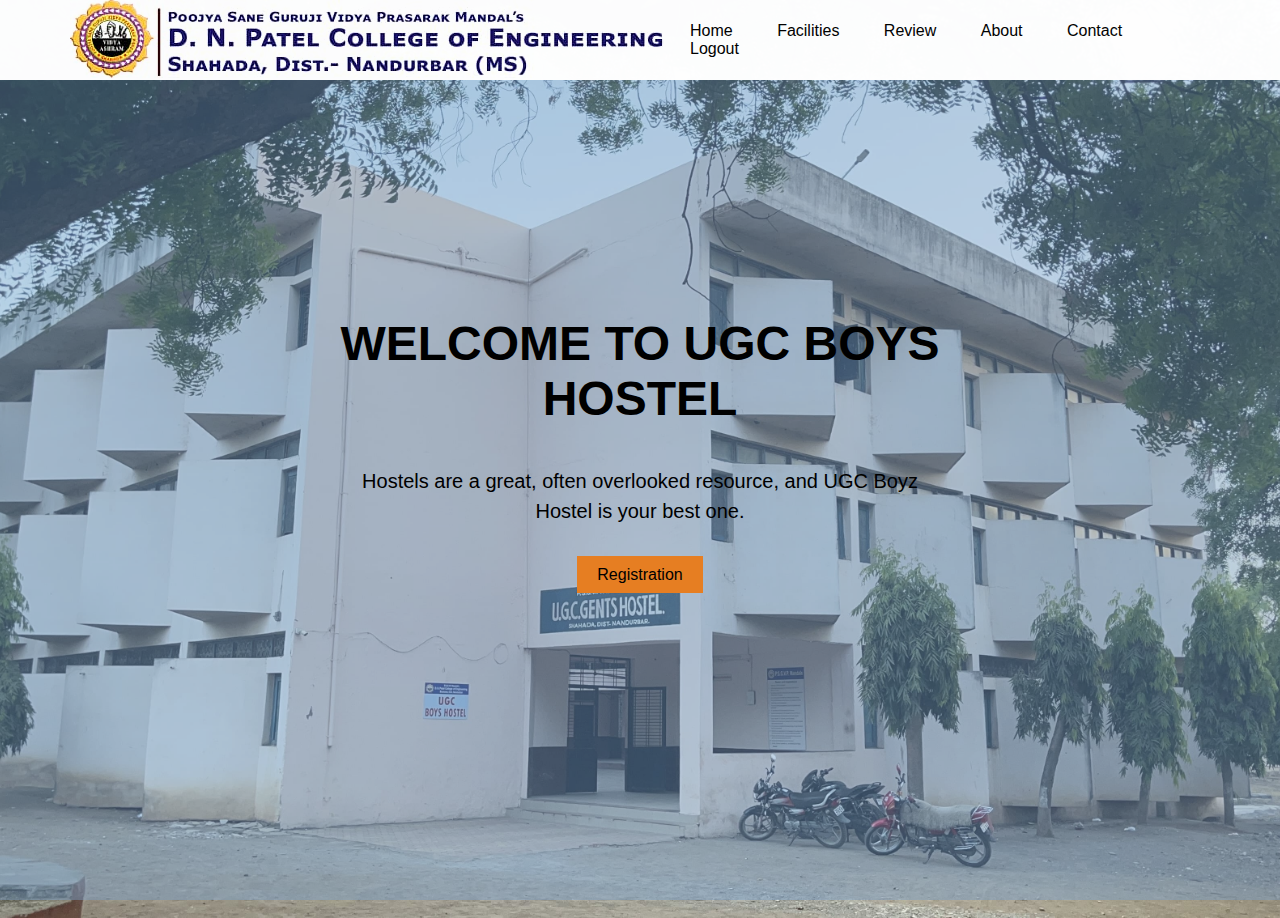
<file: index.html>
<!DOCTYPE html>
<html>
  <head>
    <title>Home page</title>
    <link rel="stylesheet" type="text/css" href="index.css" />
  </head>
  <body>
    <header>
      <nav class="nav2">
        <div>
          <img src="clglogo2.png" />
        </div>

        <div class="menu">
          <a id="anchor" href="homepage.html">Home</a>
          <a id="anchor" href="facilities.html">Facilities</a>
          <a id="anchor" href="review.html">Review</a>
          <a id="anchor" href="about2.html">About </a>
          <a id="anchor" href="contact.html">Contact</a>
          <a id="anchor" href="login.html">Logout</a>
        </div>
      </nav>

      <div class="h-text">
        <h1>
          <h1>WELCOME TO<span> UGC BOYS HOSTEL</span></h1>
        </h1>
        <p>
          Hostels are a great, often overlooked resource, and UGC Boyz Hostel is
          your best one.
        </p>
        <a href="registerpage.html">Registration</a>
      </div>
    </header>
     
  </body>
</html>
</file>
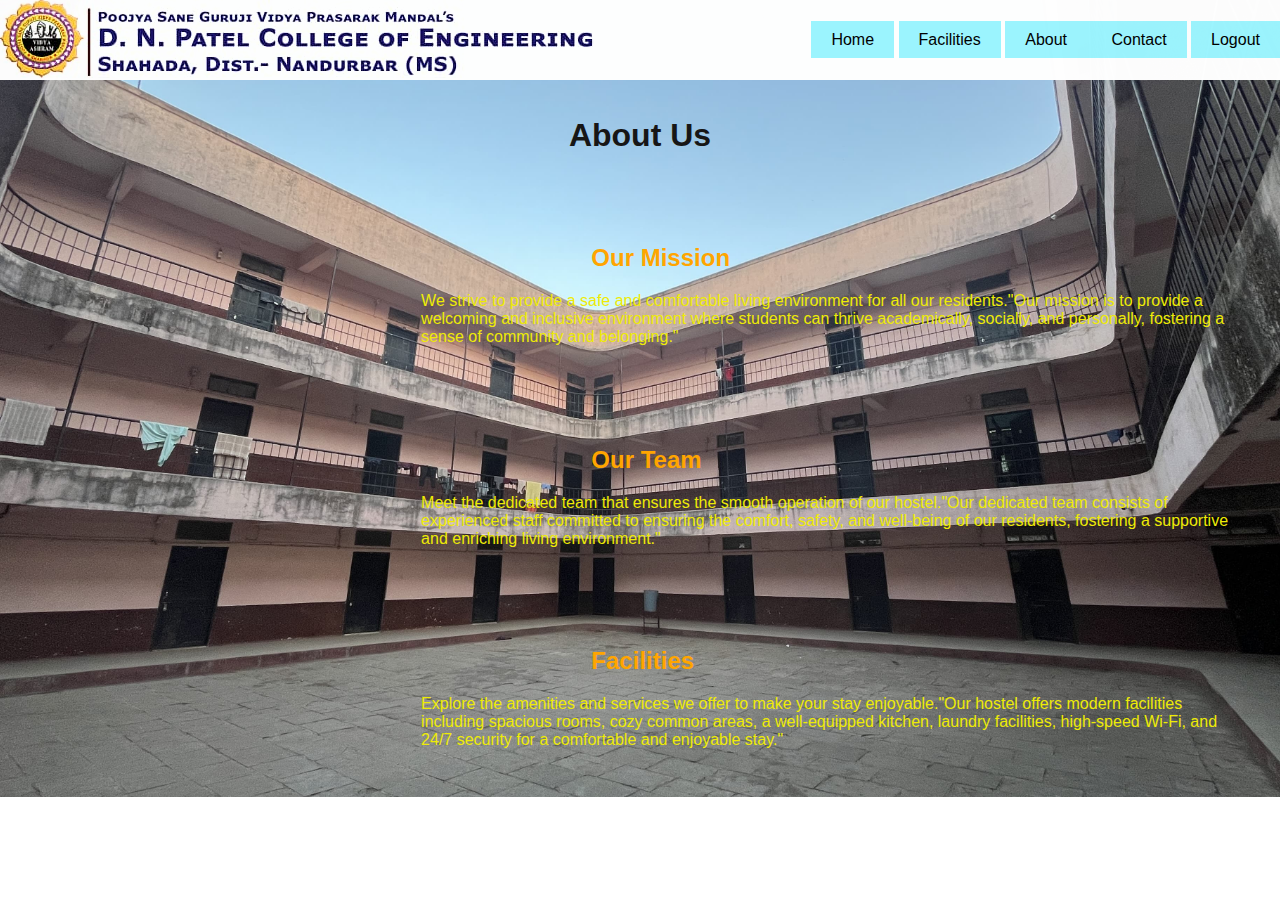
<file: aboutus.html>
<!DOCTYPE html>
<html lang="en">

<head>
    <meta charset="UTF-8">
    <meta http-equiv="X-UA-Compatible" content="IE=edge">
    <meta name="viewport" content="width=device-width, initial-scale=1.0">
    <title>About Us - Boys Hostel</title>
    <link rel="stylesheet" href="aboutus.css">
    
</head>

<body>
    <nav class="nav2">
        <div>
            <img src="clglogo2.png">
        </div>

        <div class="menu">
            <a href="index.html">Home</a>
            <a href="facilities.html">Facilities</a>
            <!-- <a href="student.html">Students</a> -->
            <a href="about2.html">About </a>
            <a href="contact.html">Contact</a>
            <a href="login.html">Logout</a>
        </div>
    </nav>
    <header>
        <h1>About Us</h1>
        <!-- <nav>
            <ul>
                <li><a href="#mission">Our Mission</a></li>
                <li><a href="#team">Our Team</a></li>
                <li><a href="#facilities">Facilities</a></li>
            </ul>
        </nav> -->
    </header>

    <section id="mission">
        <h2>Our Mission</h2>
        <p>We strive to provide a safe and comfortable living environment for all our residents."Our mission is to provide a welcoming and inclusive environment where students can thrive academically, socially, and personally, fostering a sense of community and belonging."</p>
    </section>

    <section id="team">
        <h2>Our Team</h2>
        <p>Meet the dedicated team that ensures the smooth operation of our hostel."Our dedicated team consists of experienced staff committed to ensuring the comfort, safety, and well-being of our residents, fostering a supportive and enriching living environment."</p>
    </section>

    <section id="facilities">
        <h2>Facilities</h2>
        <p>Explore the amenities and services we offer to make your stay enjoyable."Our hostel offers modern facilities including spacious rooms, cozy common areas, a well-equipped kitchen, laundry facilities, high-speed Wi-Fi, and 24/7 security for a comfortable and enjoyable stay."</p>
    </section>

</body>

</html>
</file>
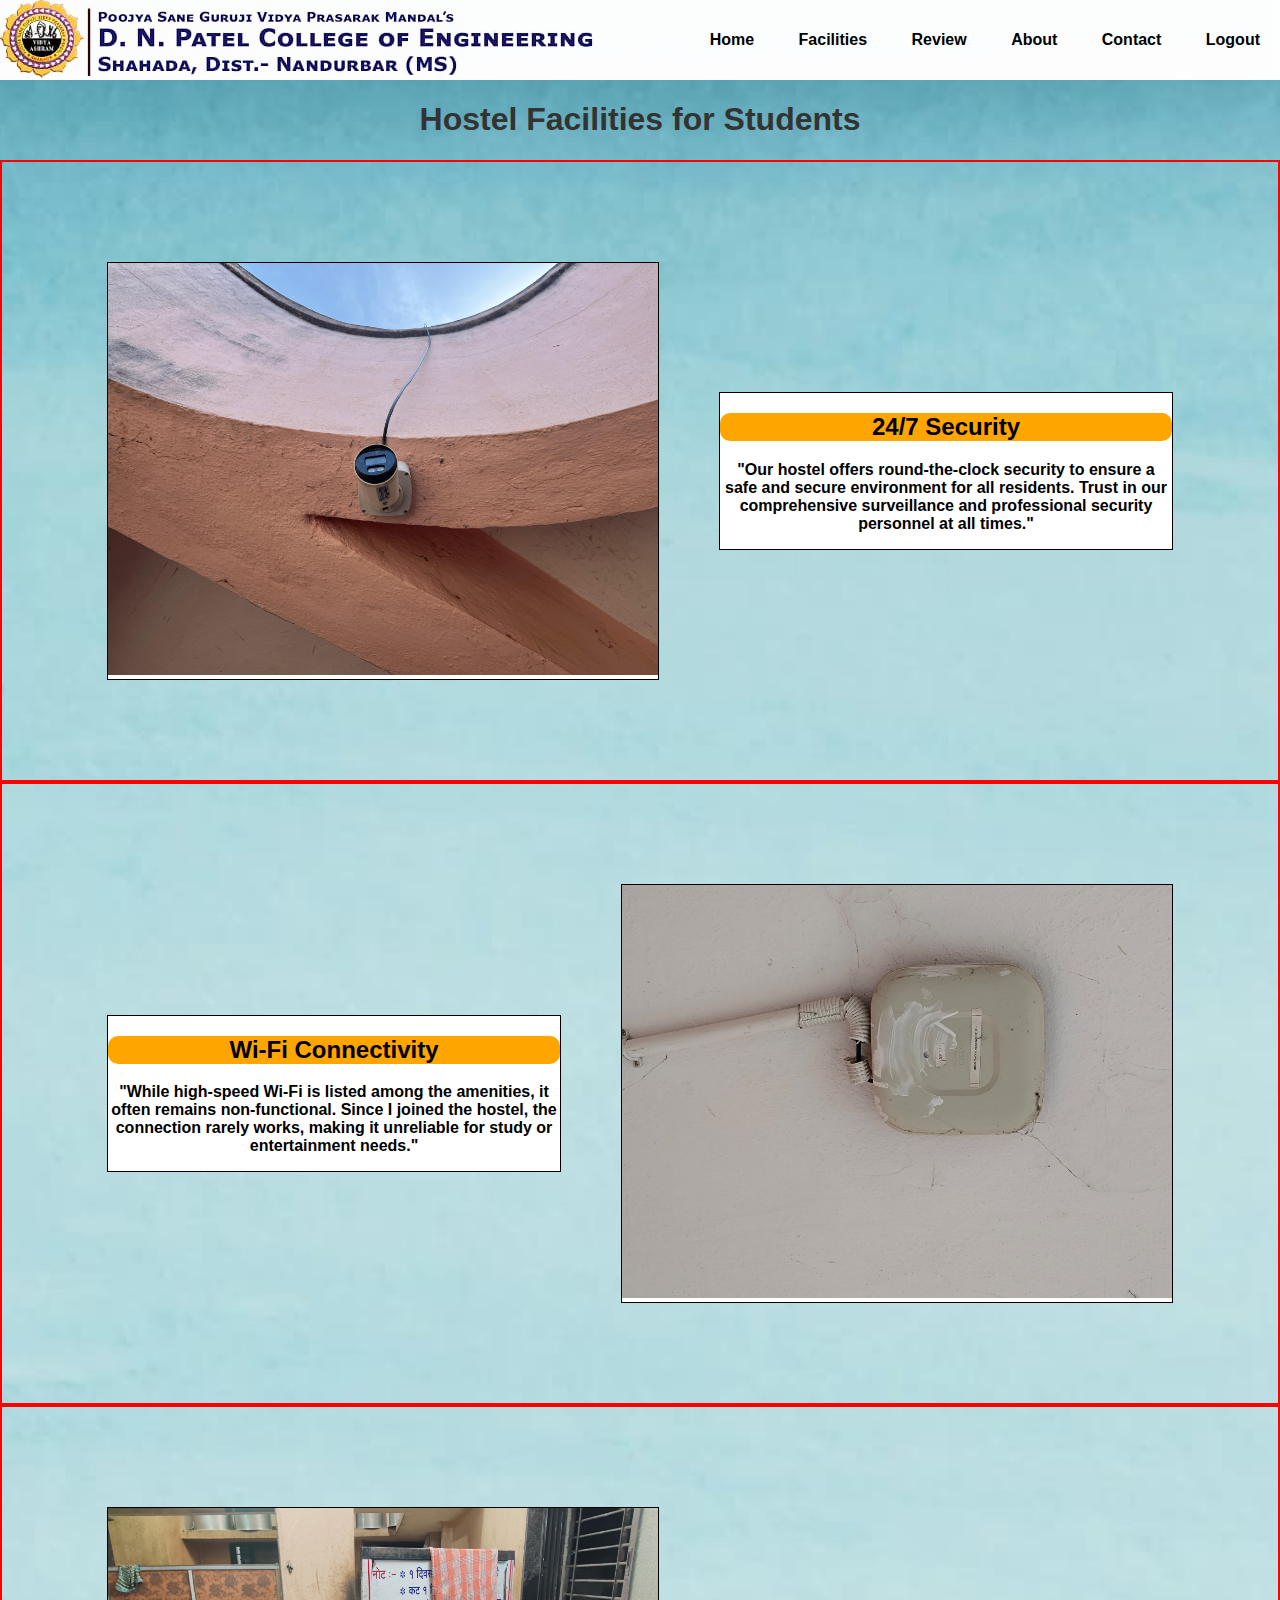
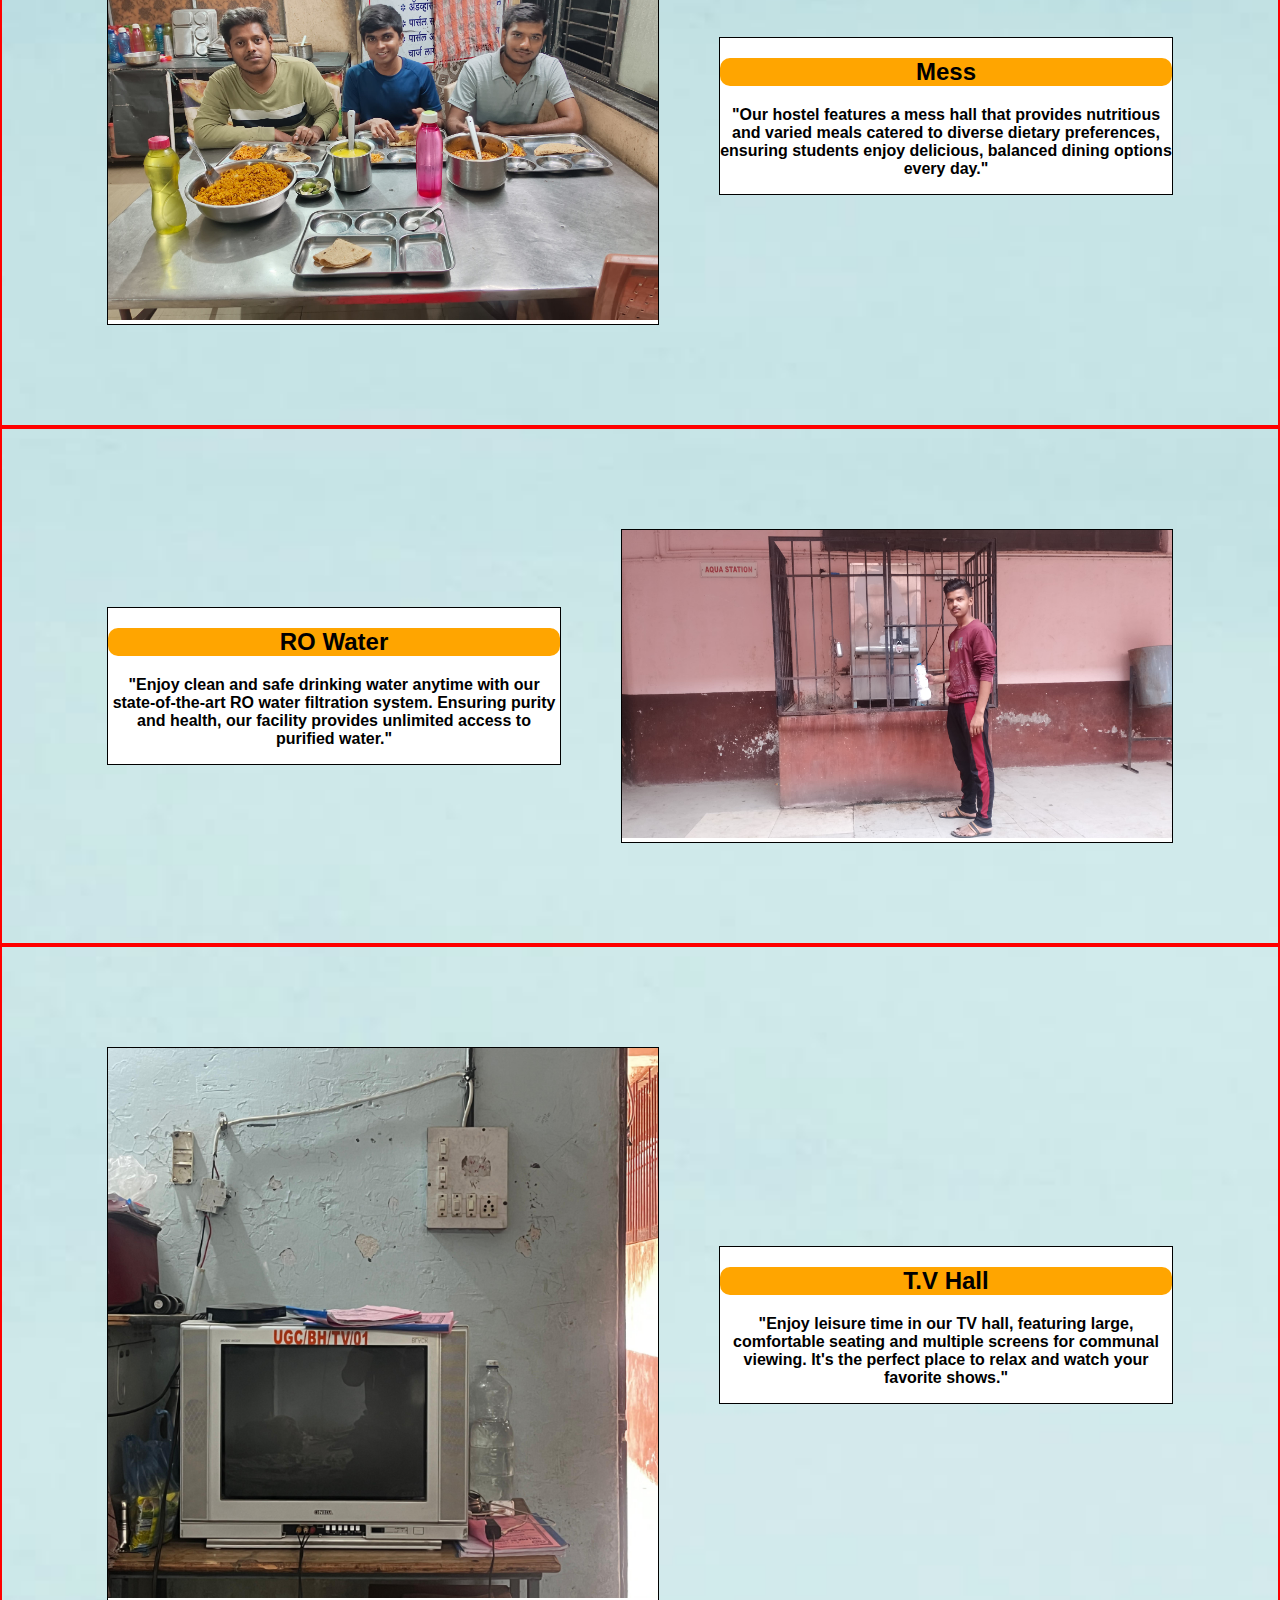
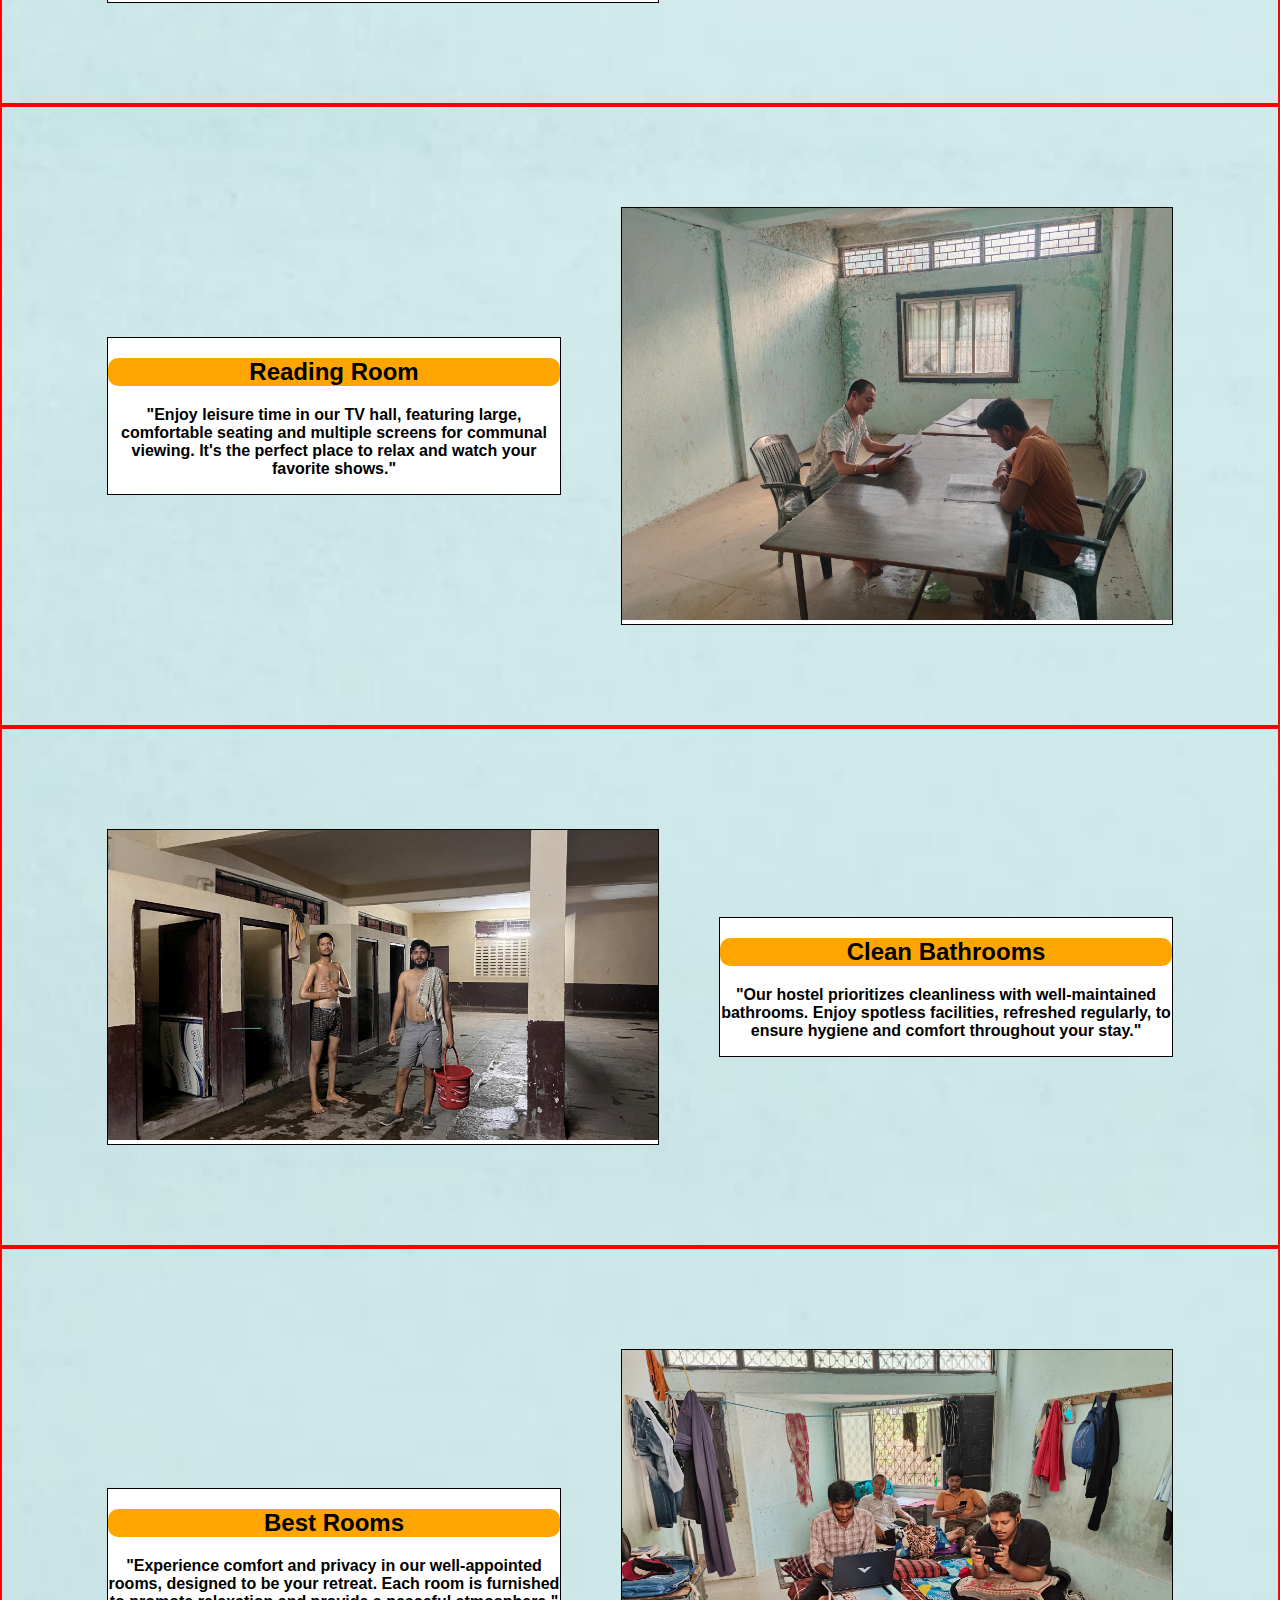
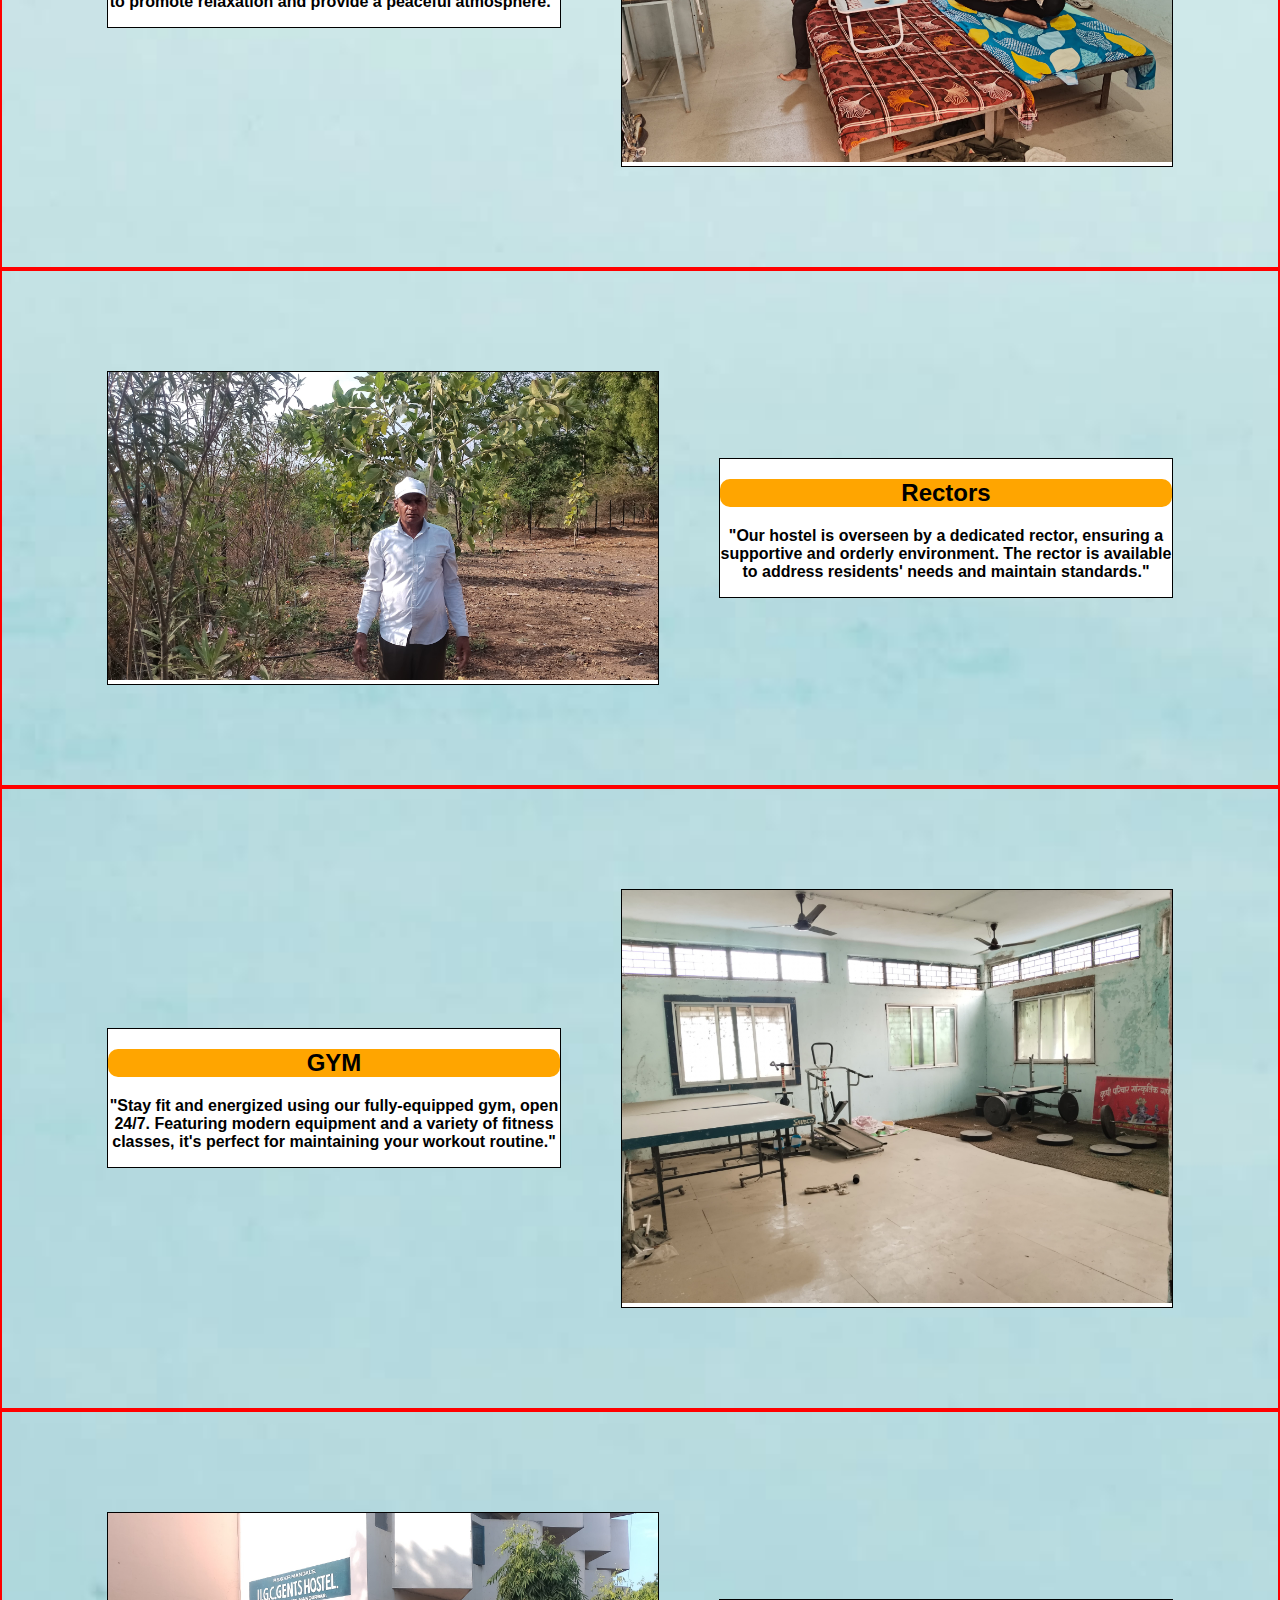
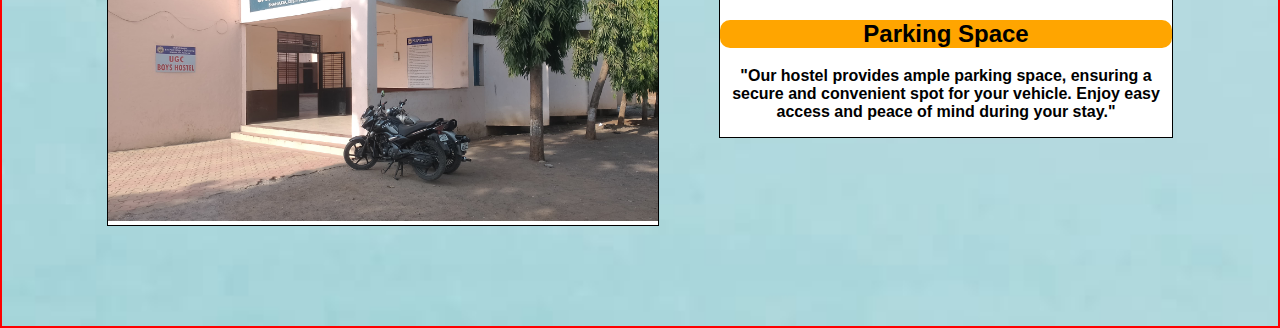
<file: facilities.html>
<!DOCTYPE html>
<html lang="en">
  <head>
    <title>Hostel Facilities</title>
    <link rel="stylesheet" href="facilities.css" />
  </head>
  <body>
    <nav class="nav2">
      <div>
        <img src="clglogo2.png" />
      </div>

      <div class="menu">
        <a href="index.html">Home</a>
        <a href="facilities.html">Facilities</a>
        <a href="review.html">Review</a>
        <a href="about2.html">About </a>
        <a href="contact.html">Contact</a>
        <a href="login.html">Logout</a>
      </div>
    </nav>
    <h1>Hostel Facilities for Students</h1>

    <div class="div">
      <div class="div1">
        <img src="faci4.jpg" alt="" />
      </div>
      <div class="div1">
        <h2>24/7 Security</h2>
        <p>
          "Our hostel offers round-the-clock security to ensure a safe and
          secure environment for all residents. Trust in our comprehensive
          surveillance and professional security personnel at all times."
        </p>
      </div>
    </div>

    <div class="div">
      <div class="div1">
        <h2>Wi-Fi Connectivity</h2>
        <p>
          "While high-speed Wi-Fi is listed among the amenities, it often
          remains non-functional. Since I joined the hostel, the connection
          rarely works, making it unreliable for study or entertainment needs."
        </p>
      </div>
      <div class="div1">
        <img src="wifi.jpg" alt="" />
      </div>
    </div>

    <div class="div">
      <div class="div1">
        <img src="mess1.jpg" alt="" />
      </div>
      <div class="div1">
        <h2>Mess</h2>
        <p>
          "Our hostel features a mess hall that provides nutritious and varied
          meals catered to diverse dietary preferences, ensuring students enjoy
          delicious, balanced dining options every day."
        </p>
      </div>
    </div>

    <div class="div">
      <div class="div1">
        <h2>RO Water</h2>
        <p>
          "Enjoy clean and safe drinking water anytime with our state-of-the-art
          RO water filtration system. Ensuring purity and health, our facility
          provides unlimited access to purified water."
        </p>
      </div>
      <div class="div1">
        <img src="water.jpg" alt="" />
      </div>
    </div>

    <div class="div">
      <div class="div1">
        <img src="tvhall.jpg" alt="" />
      </div>
      <div class="div1">
        <h2>T.V Hall</h2>
        <p>
          "Enjoy leisure time in our TV hall, featuring large, comfortable
          seating and multiple screens for communal viewing. It's the perfect
          place to relax and watch your favorite shows."
        </p>
      </div>
    </div>

    <div class="div">
      <div class="div1">
        <h2>Reading Room</h2>
        <p>
          "Enjoy leisure time in our TV hall, featuring large, comfortable
          seating and multiple screens for communal viewing. It's the perfect
          place to relax and watch your favorite shows."
        </p>
      </div>
      <div class="div1">
        <img src="reading.jpg" alt="" />
      </div>
    </div>

    <div class="div">
      <div class="div1">
        <img src="bathro.jpg" alt="" />
      </div>
      <div class="div1">
        <h2>Clean Bathrooms</h2>
        <p>
          "Our hostel prioritizes cleanliness with well-maintained bathrooms.
          Enjoy spotless facilities, refreshed regularly, to ensure hygiene and
          comfort throughout your stay."
        </p>
      </div>
    </div>

    <div class="div">
      <div class="div1">
        <h2>Best Rooms</h2>
        <p>
          "Experience comfort and privacy in our well-appointed rooms, designed
          to be your retreat. Each room is furnished to promote relaxation and
          provide a peaceful atmosphere."
        </p>
      </div>
      <div class="div1">
        <img src="room1.jpg" alt="" />
      </div>
    </div>

    <div class="div">
      <div class="div1">
        <img src="rector.jpg" alt="" />
      </div>
      <div class="div1">
        <h2>Rectors</h2>
        <p>
          "Our hostel is overseen by a dedicated rector, ensuring a supportive
          and orderly environment. The rector is available to address residents'
          needs and maintain standards."
        </p>
      </div>
    </div>

    <div class="div">
      <div class="div1">
        <h2>GYM</h2>
        <p>
          "Stay fit and energized using our fully-equipped gym, open 24/7.
          Featuring modern equipment and a variety of fitness classes, it's
          perfect for maintaining your workout routine."
        </p>
      </div>
      <div class="div1">
        <img src="gym1.jpg" alt="" />
      </div>
    </div>
    <div class="div">
      <div class="div1">
        <img src="park.jpg" alt="" />
      </div>
      <div class="div1">
        <h2>Parking Space</h2>
        <p>
          "Our hostel provides ample parking space, ensuring a secure and
          convenient spot for your vehicle. Enjoy easy access and peace of mind
          during your stay."
        </p>
      </div>
    </div>
  </body>
</html>
</file>
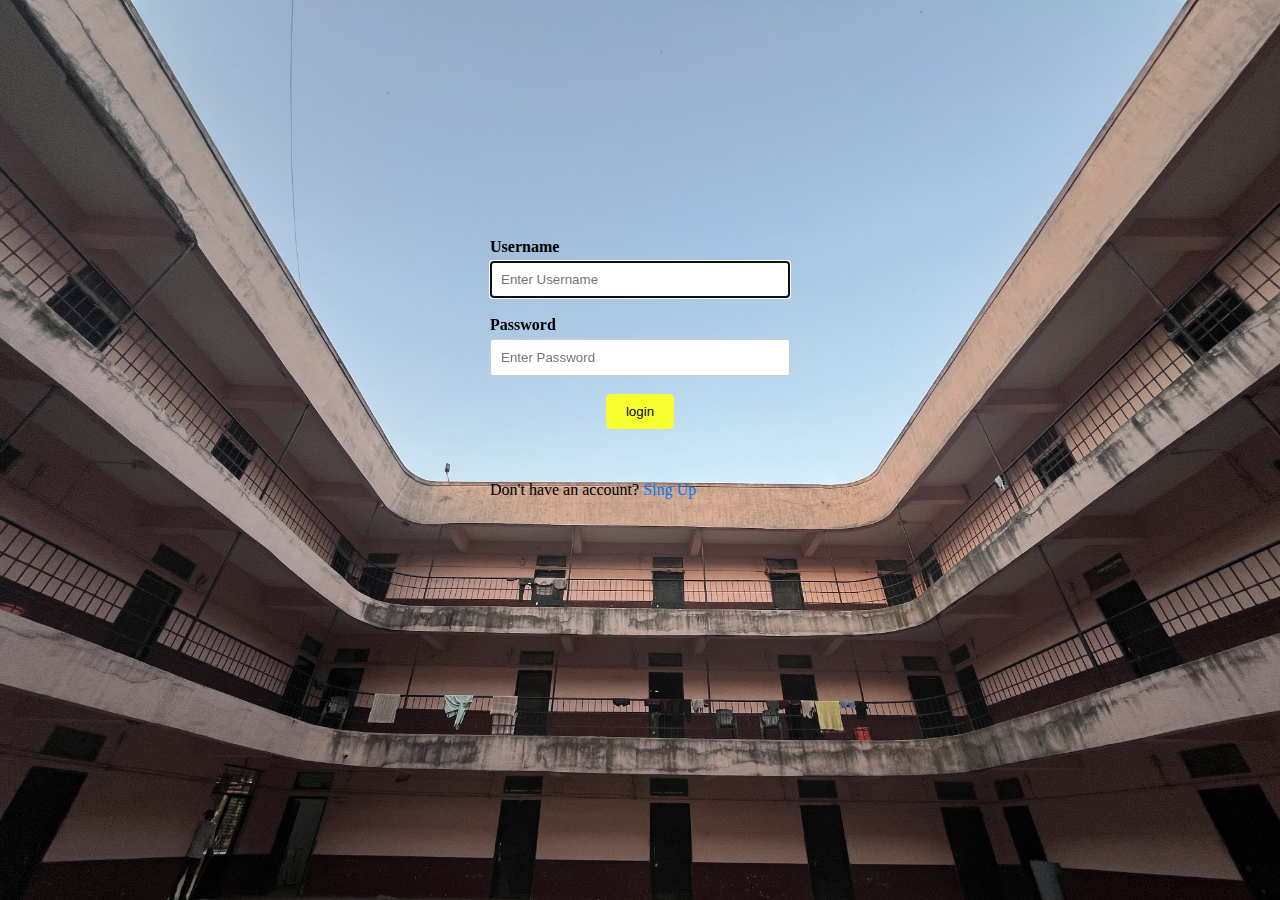
<file: login.html>
<!DOCTYPE html>
<html lang="en">
<head>
    <meta charset="UTF-8">
    <meta name="viewport" content="width=device-width, initial-scale=1.0">
    <title>UGC BOYZ HOSTEL</title>
    <link rel="stylesheet" href="https://cdnjs.cloudflare.com/ajax/libs/font-awesome/6.5.1/css/all.min.css" integrity="sha512-DTOQO9RWCH3ppGqcWaEA1BIZOC6xxalwEsw9c2QQeAIftl+Vegovlnee1c9QX4TctnWMn13TZye+giMm8e2LwA==" crossorigin="anonymous" referrerpolicy="no-referrer" />
    <link rel="stylesheet" href="login.css">
</head>
<body>

    <form>
        <div class="login">
            <label>Username</label>
            <input type="text" name="username" autofocus="autofocus" placeholder="Enter Username" required>
            <br><br>
            <label>Password</label>
            <input type="password" name="password" placeholder="Enter Password" required>
            <br><br>
            <div class="button-container">
                <input type="button" value="login" onclick="login(this.form)"&emsp;> 
            </div>
            <br><br>
            <p>Don't have an account? <a href="sing up.html">Sing Up</a></p>
        </div>
    </form>

    <script src="login.js"></script>
</body>
</html>
</file>
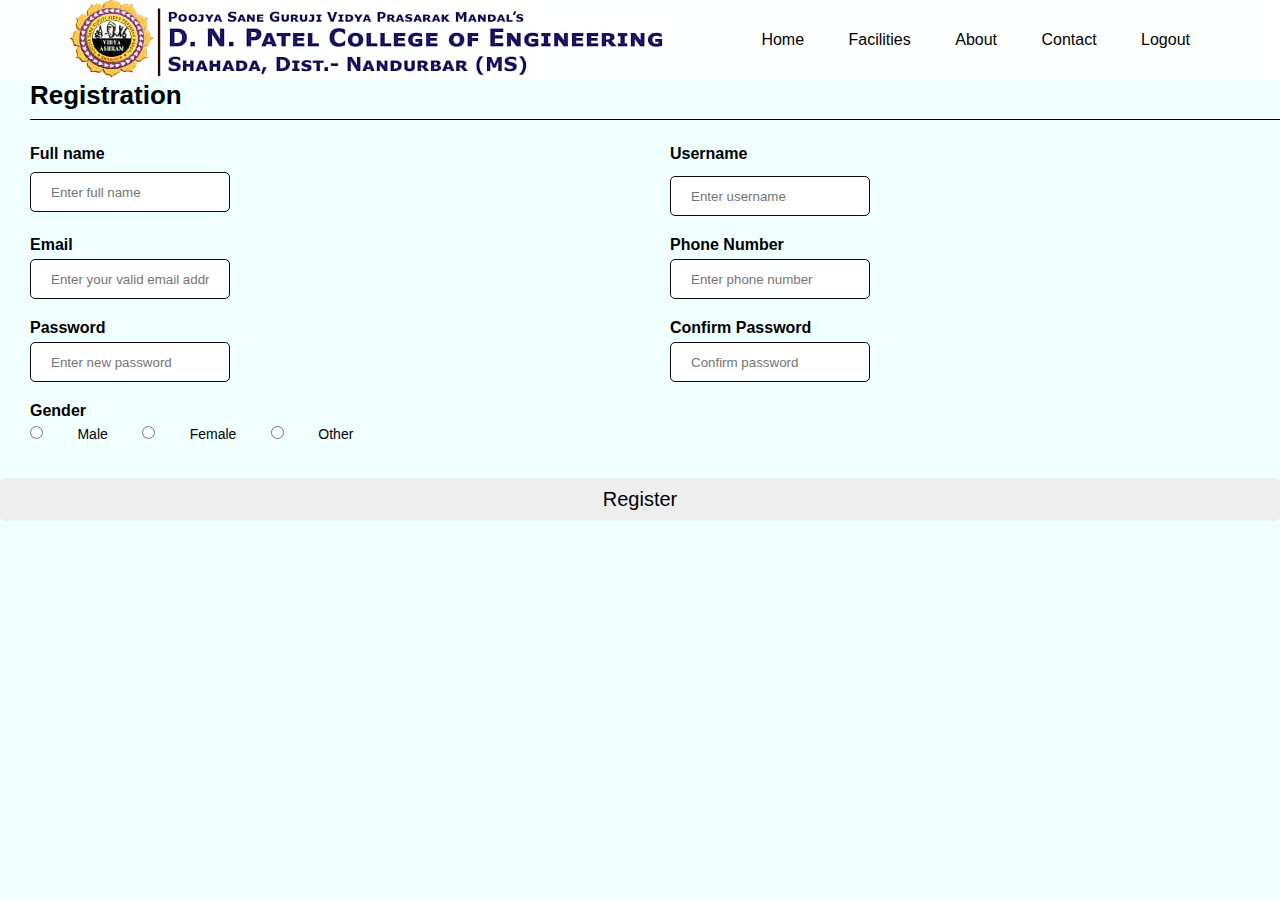
<file: registerpage.html>
<!DOCTYPE html>
<html lang="en">
<head>
    
    <link rel="stylesheet" href="registerpage.css">
    <title>Register Page</title>
</head>
<body>
    <header>
        <nav class="nav2">
            <div>
                <img src="clglogo2.png" alt="College Logo">
            </div>
            <div class="menu">
                <a href="index.html">Home</a>
                <a href="facilities.html">Facilities</a>
                <a href="about2.html">About</a>
                <a href="contact.html">Contact</a>
                <a href="login.html">Logout</a>
            </div>
        </nav>    
    </header>
    <div class="container">
        <form onsubmit="return handleSubmit(event)">
            <h2>Registration</h2>
            <div class="content">
                <div class="input-box">
                    <label for="name">Full name</label><br>
                    <input type="text" placeholder="Enter full name" name="name" required>
                </div> 
                <div class="input-box">
                    <label for="uname">Username</label><br><br>
                    <input type="text" placeholder="Enter username" name="uname" required>
                </div> 
                <div class="input-box">
                    <label for="email">Email</label>
                    <input type="email" placeholder="Enter your valid email address" name="email" required>
                </div> 
                <div class="input-box">
                    <label for="phone">Phone Number</label>
                    <input type="tel" placeholder="Enter phone number" name="phone" required>
                </div> 
                <div class="input-box">
                    <label for="password">Password</label>
                    <input type="password" placeholder="Enter new password" name="password" required>
                </div> 
                <div class="input-box">
                    <label for="confirmpassword">Confirm Password</label>
                    <input type="password" placeholder="Confirm password" name="confirmpassword" required>
                </div> 
                <span class="gender-title">Gender</span>
                <div class="gender-category">
                    <input type="radio" name="gender" id="male">
                    <label for="male">Male</label>
                    <input type="radio" name="gender" id="female">
                    <label for="female">Female</label>
                    <input type="radio" name="gender" id="other">
                    <label for="other">Other</label>
                </div>   
            </div>
            <div class="button-container">
                <button type="submit">Register</button>
            </div> 
        </form>
    </div>
    <script>
        function handleSubmit(event) {
            event.preventDefault(); // Prevent the default form submission
            alert("Registered successfully");
            window.location.href = "homepage.html";
        }
    </script>
</body>
</html>
</file>
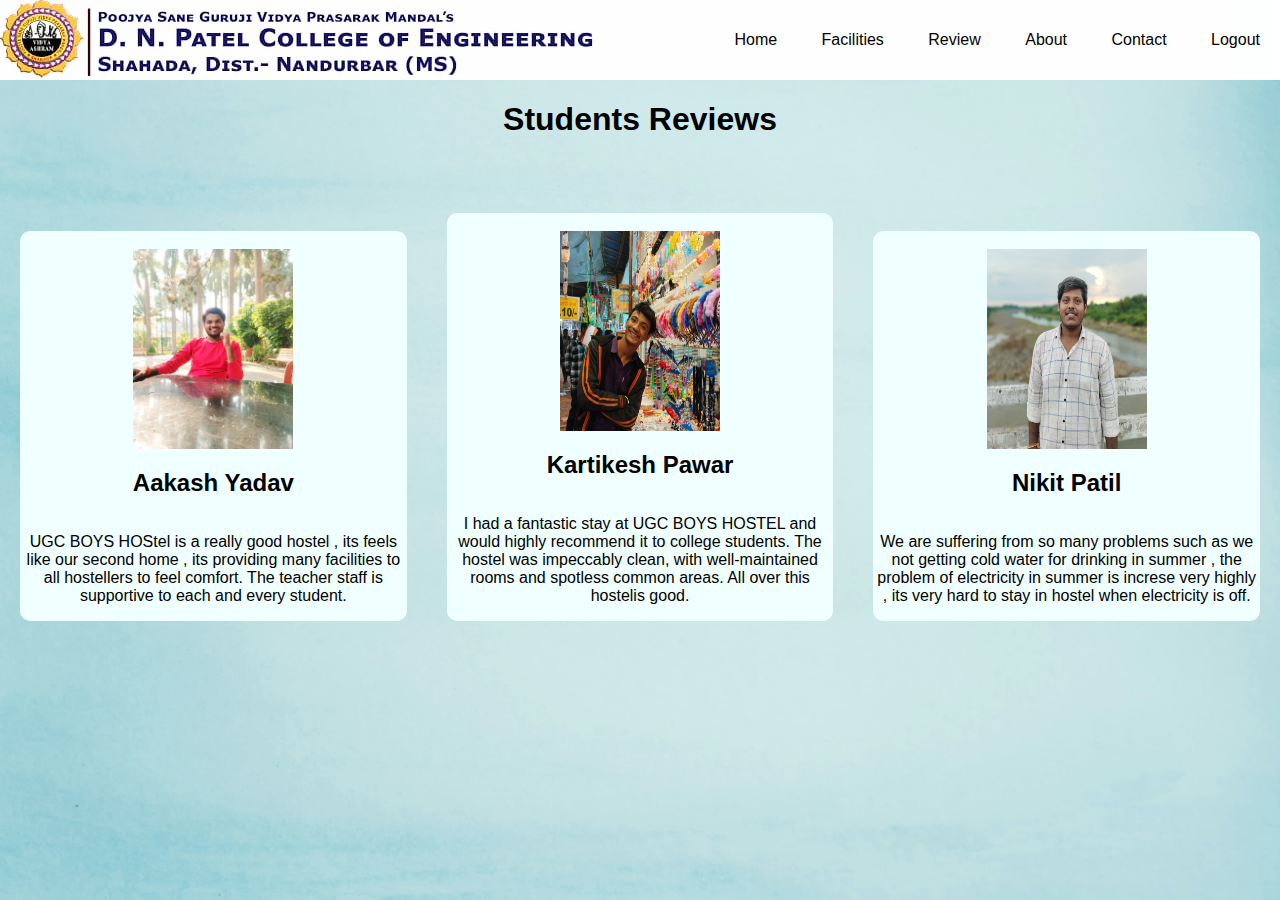
<file: review.html>
<!DOCTYPE html>
<html lang="en">
<head>
    <meta charset="UTF-8">
    <meta name="viewport" content="width=device-width, initial-scale=1.0">
    <title>About Us - Boys hostel</title>
    <link rel="stylesheet" href="review.css">
</head>
<body>
    <nav class="nav2">
        <div>
            <img src="clglogo2.png">
        </div>

        <div class="menu">
            <a href="index.html">Home</a>
            <a href="facilities.html">Facilities</a>
            <a href="review.html">Review</a>
            <a href="about2.html">About </a>
            <a href="contact.html">Contact</a>
            <a href="login.html">Logout</a>
        </div>
    </nav>
    <header>
        <center><h1>Students Reviews</h1></center>
     </header>
     <div class="review">
        <div class="prasad">
            <br>
            <img src="Aakash.jpg" alt="" width="160px" height="200px">
        <h2> Aakash Yadav</h2>
        <p> UGC BOYS HOStel is a really good hostel , its feels like our second home , its providing many facilities to all hostellers to feel comfort. The teacher staff is supportive to each and every student. </p>
      </div>
      <div class="ajay">
        <br>
        <img src="Kartik.jpg" alt="" width="160px" height="200px">
        <h2>Kartikesh Pawar</h2>
        <p>I had a fantastic stay at UGC BOYS HOSTEL and would highly recommend it to college students. The hostel was impeccably clean, with well-maintained rooms and spotless common areas. All over this hostelis good.</p>
      </div>
      <div class="sandip">
        <br>
            <img src="Nik.jpg" alt="" width="160px" height="200px">
        <h2>Nikit Patil</h2>
        <p> We are suffering from so many problems such as we not getting cold water for drinking in summer , the problem of electricity in summer is increse very highly , its very hard to stay in hostel when electricity is off. </p>
      </div>
</file>
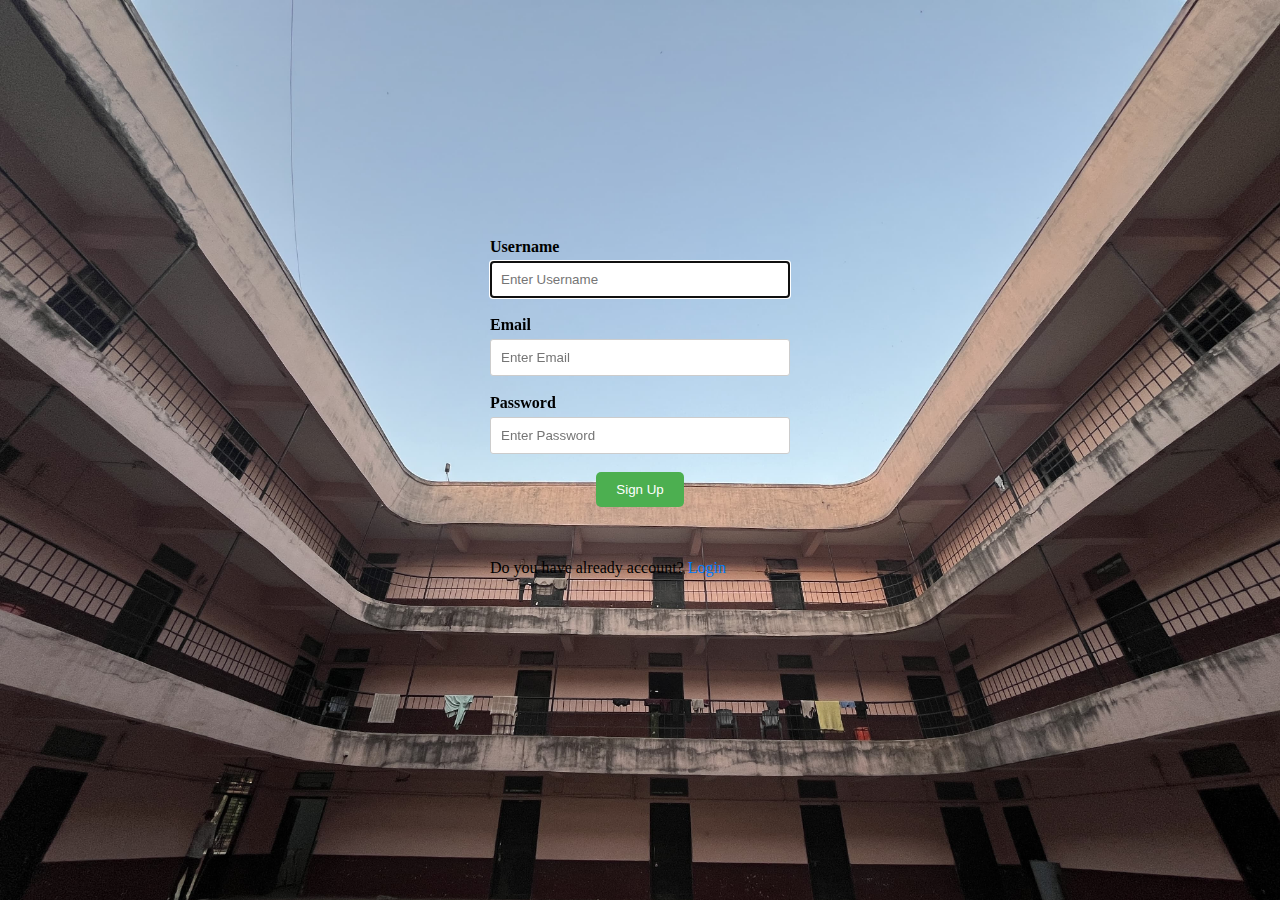
<file: sing up.html>
<!DOCTYPE html>
<html lang="en">
<head>
    <meta charset="UTF-8">
    <meta name="viewport" content="width=device-width, initial-scale=1.0">
    <title>UGC BOYS HOSTEL</title>
    <link rel="stylesheet" href="https://cdnjs.cloudflare.com/ajax/libs/font-awesome/6.5.1/css/all.min.css" integrity="sha512-DTOQO9RWCH3ppGqcWaEA1BIZOC6xxalwEsw9c2QQeAIftl+Vegovlnee1c9QX4TctnWMn13TZye+giMm8e2LwA==" crossorigin="anonymous" referrerpolicy="no-referrer" />
    <link rel="stylesheet" href="sing up.css">
</head>
<body>

    <form id="signupForm">  <div class="signup">
        <label for="username">Username</label>
        <input type="text" name="username" id="username" autofocus placeholder="Enter Username" required>
        <br><br>
        <label for="email">Email</label>
        <input type="email" name="email" id="email" placeholder="Enter Email" required>
        <br><br>
        <label for="password">Password</label>
        <input type="password" name="password" id="password" placeholder="Enter Password" required>
        <br><br>
        <div class="button-container">
          <input type="submit" value="Sign Up">  
        </div>
        <br><br>
        <p>Do you have already account?  <a href="login.html">Login</a></p>
      </div>
    </form>
  
     <script src="sing up.js"></script>
</body>
</html>
</file>
<file: index.css>
*{padding: 0; margin: 0; box-sizing: border-box; font-family: sans-serif;}

.nav2 img{
position: static;
}
.nav2{
    width: 100%;
    height: 80px;
    background: white;
    color:black;
    display: flex;
    justify-content: space-between;
    align-items: center;
    padding: 0px 70px;
    opacity: 0.99;
}
.menu a{
    text-decoration: none;
    color: black;
    padding: 10px 20px;
}
body {
    background-image: url('hostelfront.jpg');
    background-size: cover; /* Cover the entire area of the container */
  background-repeat: no-repeat; /* Do not repeat the image */
  background-position: center;   

}

body::before {
    content: "";
    position: absolute;
    top: 0;
    left: 0;
    right: 0;
    bottom: 0;
    background: rgb(120, 160, 203, .45); /* Adjust color and opacity here */
    pointer-events: none; /* Allows clicks to pass through to the body */
  }


header
{
    width: 100%;
    height: 100vh;
    
}

.h-text{
    max-width: 600px;
    /* color: black; */
    position: absolute;
    top: 50%;
    left: 50%;
    transform: translate(-50%,-50%);
    text-align: center;
}
.h-text h1{
    font-size: 3em;
    color: black;
    /* opacity: 1; */
    
    
}
.h-text span{
    color: black;
    
}
.h-text p{
    font-size: 20px;
    margin: 40px 0;
    line-height: 30px;
}
.h-text a{
    text-decoration: none;
    color: black;
    background: #e67e22;
    padding: 10px 20px;
    margin: 0 15px;
    letter-spacing: 5px;
}
.menu a:hover {
    background-color: red;
  }

.h-text a:hover{
    color:yellow;
}
</file>
<file: aboutus.css>
/* styles.css */

body {
    font-family: Arial, sans-serif;
    margin: 0;
    padding: 0;
    background-image: url('hosmid.jpg');
    background-size: cover; /* Cover the entire area of the container */
  background-repeat: no-repeat; /* Do not repeat the image */
  background-position: center;   

}
.nav2{
    width: 100%;
    height: 80px;
    background: white;
    color:black;
    display: flex;
    justify-content: space-between;
    align-items: center;
    padding: -px 70px;
    opacity: 0.99;
}
.menu a{
    text-decoration: none;
    color: black;
    padding: 10px 20px;}
    .menu a:hover {
        background-color: red;
      }
body::before {
    content: "";
    position: absolute;
    z-index: 1;
    top: 0;
    left: 0;
    right: 0;
    bottom: 0;
    /* background: rgba(120, 160, 203, 0.45); Adjust color and opacity here */
    pointer-events: none; /* Allows clicks to pass through to the body */
  }


header {
    /* background-color: #333; */
    color: #171616;
    text-align: center;
    padding: 1rem 0;
    position: relative;
    z-index: 2;
}

body section h2{
    position: relative;
    z-index: 2;
    padding-left: 46%;
    color: orange;
    
}

body section p{
    position: relative;
    z-index: 2;
    padding-left: 32%;
    color: #eeeb06;
}

nav ul {
    list-style-type: none;
    padding: 0;
}

nav ul li {
    display: inline;
    margin-right: 1rem;
}

nav a {
    color: #000000;
    background: #9cf5ff;
    text-decoration: none;
}

section {
    padding: 2rem;
}

footer {
    background-color: #333;
    color: #fff;
    text-align: center;
    padding: 1rem 0;
}
</file>
<file: facilities.css>
/* styles.css */
body {
  font-family: Arial, sans-serif;
  margin: 0;
  padding: 0;
  /* background-color: #f0f0f0; */
  background-image: url("backg.jpg");
  background-size: cover; /* Cover the entire area of the container */
  background-repeat: no-repeat; /* Do not repeat the image */
  background-position: center;
}

.nav2 {
  width: 100%;
  height: 80px;
  background: white;
  color: black;
  display: flex;
  justify-content: space-between;
  align-items: center;
  padding: -1px 70px;
  opacity: 0.99;
}
.menu a {
  text-decoration: none;
  color: black;
font-weight: bold;

  padding: 10px 20px;
  transition: all ;
  transition-duration: 0.3s;
  transition-timing-function: linear;
  
}
.menu a:hover {
  background-color: #e67e22;
  /* background-color: orange; */
  color: white;
}

h1 {
  text-align: center;
  color: #333;
}

/* ul {
    list-style-type: none;
    padding: 0;
}

li {
    margin-bottom: 10px;
    color: #666;
} */

.div {
  display: flex;
  border: 2px solid red;
  /* padding: 100px; */
  padding: 95px 75px;
  justify-content: center;
  /* align-items: center; */
  text-align: center;
  align-items: center;
}
h2 {
  background-color: orange;

  display: flex;
  justify-content: center;
  border-radius:10px;
}

.div1 img {
  width: 550px;
  height: auto;
}

.div1 {
  margin: 5px 30px;
  border: 1px solid;
  width: 550px;
  font-weight: bold;
  background-color: white;
}
</file>
<file: login.css>
body {
    background-image: url(hosmid2.jpg);
    background-size: cover;
    justify-content: center;
    padding-top: 10rem;
}
#signupForm{
  width: 300px; 
  margin: 50px auto; 
  border: 1px solid #ddd; 
  padding: 20px; 
  border-radius: 5px; 
  backdrop-filter: blur(15px);
}
.login {
    width: 300px; 
    margin: 50px auto; 
    /* border: 1px solid #ddd;  */
    padding: 20px; 
    border-radius: 5px; 
    /* backdrop-filter: blur(15px); */
  }
  
  label {
    display: block; 
    margin-bottom: 5px; 
    font-weight: bold; 
  }
  
  
  input[type="text"],
  input[type="password"] {
    width: 100%; 
    padding: 10px;
    border: 1px solid #ccc; 
    border-radius: 3px; 
    box-sizing: border-box; 
  }
  
  input[type="button"] {
    background-color: #f8ff2e; 
    color: rgb(13, 6, 6); 
    padding: 10px 20px; 
    border: none; 
    border-radius: 5px; 
    cursor: pointer; 
  }
  
  .button-container {
    display: flex;
    justify-content: center;
  }
  a {
    color: #007bff; 
    text-decoration: none; 
  }
</file>
<file: registerpage.css>
*{
    padding: 0;
    margin: 0;
    font-family: sans-serif;
    box-sizing: border-box;
}

body{
    background-color: azure;
    background-size: cover; /* Cover the entire area of the container */
    background-repeat: no-repeat; /* Do not repeat the image */
    background-position: center;   

}
.nav2{
    width: 100%;
    height: 80px;
    background: white;
    color:black;
    display: flex;
    justify-content: space-between;
    align-items: center;
    padding: 0px 70px;
    opacity: 0.99;
}
.menu a{
    text-decoration: none;
    color: black;
    padding: 10px 20px;
}
.menu a:hover {
    background-color: red;
}
.Container{
    max-width: 950px;
    padding: 38px;
    margin: 0 58px;
    border-radius: 10px;
    overflow: hidden;
    /* background: rgba(0,0,0,0.2); */
    /* box-shadow: 0 15px 20px rgba(0,0,0,0.6); */
} 
h2{
    font-size: 26px;
    font-weight: bold;
    text-align: left;
    color: #000000;
    padding-bottom: 8px;
    border-bottom: 1px solid rgb(0, 0, 0);
    margin-left: 30px;
}
.content{
    display: flex;
    flex-wrap: wrap;
    justify-content: space-between;
    padding: 20px 0;
}
.input-box{
    display: flex;
    flex-wrap: wrap;
    width: 50%;
    padding-bottom: 15px;
}
.input-box:nth-child(2n){
    justify-content: start;
}
.input-box label, .gender-title{
    width: 95%;
    color: #000000;
    font-weight: bold;
    margin: 5px 0;
    margin-left: 30px;
}
.gender-title{
    font-size: 16px;
}
.input-box input{
    height: 40px;
    width: 200px;
    padding: 0 20px;
    border-radius: 5px;
    border: 1px solid #110808;
    outline: none;
    margin-left: 30px;
}
.input-box input:is(:focus,:valid){
    box-shadow: 0 3px 6px rgba(0,0,0,0.2);
}
.gender-category label{
    /* padding: 0 20px 0 5px; */
    font-size: 14px;
}
.gender-category{
    color: rgb(4, 4, 4);
}
.gender-category label, .gender-category input{
    cursor: pointer;
    margin-left: 30px;
}
.alert p{
    font-size: 14px;
    font-style: italic;
    color: #000000;
    margin: 5px 0;
    padding: 10px;
    line-height: 1.5;
}
.alert a{
    font-weight: bold;
    text-decoration: none;
    color: rgb(0, 0, 0);    
}
/* .alert a:hover{
    font-weight: bold;
    text-decoration: underline;
    color: #380036; 
}*/
.button-container{
    margin: 15px 0;
}
.button-container button{
    width: 100%;
    margin-top: 10px;
    padding: 10px;
    display: block;
    font-size: 20px;
    color: #000000;
    border: none;
    border-radius: 5px;
    /* background-image: linear-gradient(to right, #aa076b, #61045f); */
    cursor: pointer;
    transition: 0.3s;
}
/* .button-container button:hover{
    background-image: linear-gradient(to right, #61045f,#aa076b);
       color: red;
} */

@media(max-width:600px){
    .Container{
        min-width: 280px;
    }
    .content{
        max-height: 380px;
        overflow: auto;
    }
    .input-box{
        margin-bottom: 12px;
        width: 100%;
    }
    .input-box:nth-child(2n){
        justify-content: space-between;
    }
    .gender-category{
        display: flex;
        justify-content: space-between;
        width: 60%;
    }
    .content::-webkit-scrollbar{
        width: 0;
}
}
</file>
<file: review.css>
body {
    
    font-family: Arial, sans-serif;
    margin: 0;
    padding: 0;
    /* background-color: #f0f0f0; */
    background-image: url('reviewimg.jpg');
    background-size: cover; /* Cover the entire area of the container */
  background-repeat: no-repeat; /* Do not repeat the image */
  background-position: center;   


}

.nav2{
    width: 100%;
    height: 80px;
    background: white;
    color:black;
    display: flex;
    justify-content: space-between;
    align-items: center;
    padding: -1px 70px;
    opacity: 0.99;
}
.menu a{
    text-decoration: none;
    color: black;
    padding: 10px 20px;}
    .menu a:hover {
        background-color: red;
      }
     
      .review{
        width:100%;
        display: flex;
        justify-content:last baseline;
        align-items: flex-end;
        margin: 75px auto;
        text-align:center;
        /* padding: 9px 5px; */
      
    }
    .prasad{
        width:85%;
        display: flex;
        justify-content: space-between;
        align-items: center;
        flex-direction: column;
        margin:0px 20px;
        padding: 20 px 20px;
        background-color:azure;
        border-radius: 10px;
        cursor: pointer;
    }
    .ajay{
        width:85%;
        display: flex;
        justify-content: space-between;
        align-items: center;
        flex-direction: column;
        margin:0px 20px;
        padding: 20 px 20px;
        background-color: azure;
        border-radius: 10px;
        cursor: pointer;
    }
    .sandip{
        width:85%;
        display: flex;
        justify-content: space-between;
        align-items: center;
        flex-direction: column;
        margin:0px 20px;
        padding: 20 px 20px;
        background-color:  azure;
        border-radius: 10px;
        cursor: pointer;
    }
    .aboutus h2{
        font-size: 28px;
        color: rgb(255, 17, 0);
        margin-bottom: 20px;
    }
    .aboutus p{
        font-size: 17px;
        margin-bottom: 30px;
        line-height:20px;
        color: #5e5e5e;
    }
    
    .h-text {
        position: relative;
        background: rgba(120, 160, 203, .45); 
        z-index: 1;
        
    }
</file>
<file: sing up.css>
body {
    background-image: url(hosmid2.jpg);
    background-size: cover;
    justify-content: center;
    padding-top: 10rem;
}

#signupForm{
  width: 300px; 
  margin: 50px auto; 
  /* border: 1px solid #ddd;  */
  padding: 20px; 
  /* border-radius: 5px;  */
  /* backdrop-filter: blur(15px); */
}

label {
    display: block; 
    margin-bottom: 5px; 
    font-weight: bold; 
  }

  input[type="text"],
  input[type="email"],
  input[type="password"] {
    width: 100%; 
    padding: 10px;
    border: 1px solid #ccc; 
    border-radius: 3px; 
    box-sizing: border-box; 
  }

  input[type="submit"] {
    background-color: #4CAF50; 
    color: white; 
    padding: 10px 20px; 
    border: none; 
    border-radius: 5px; 
    cursor: pointer; 
  }

  .button-container {
    display: flex;
    justify-content: center;
  }

  a {
    color: #007bff; 
    text-decoration: none; 
  }
</file>
